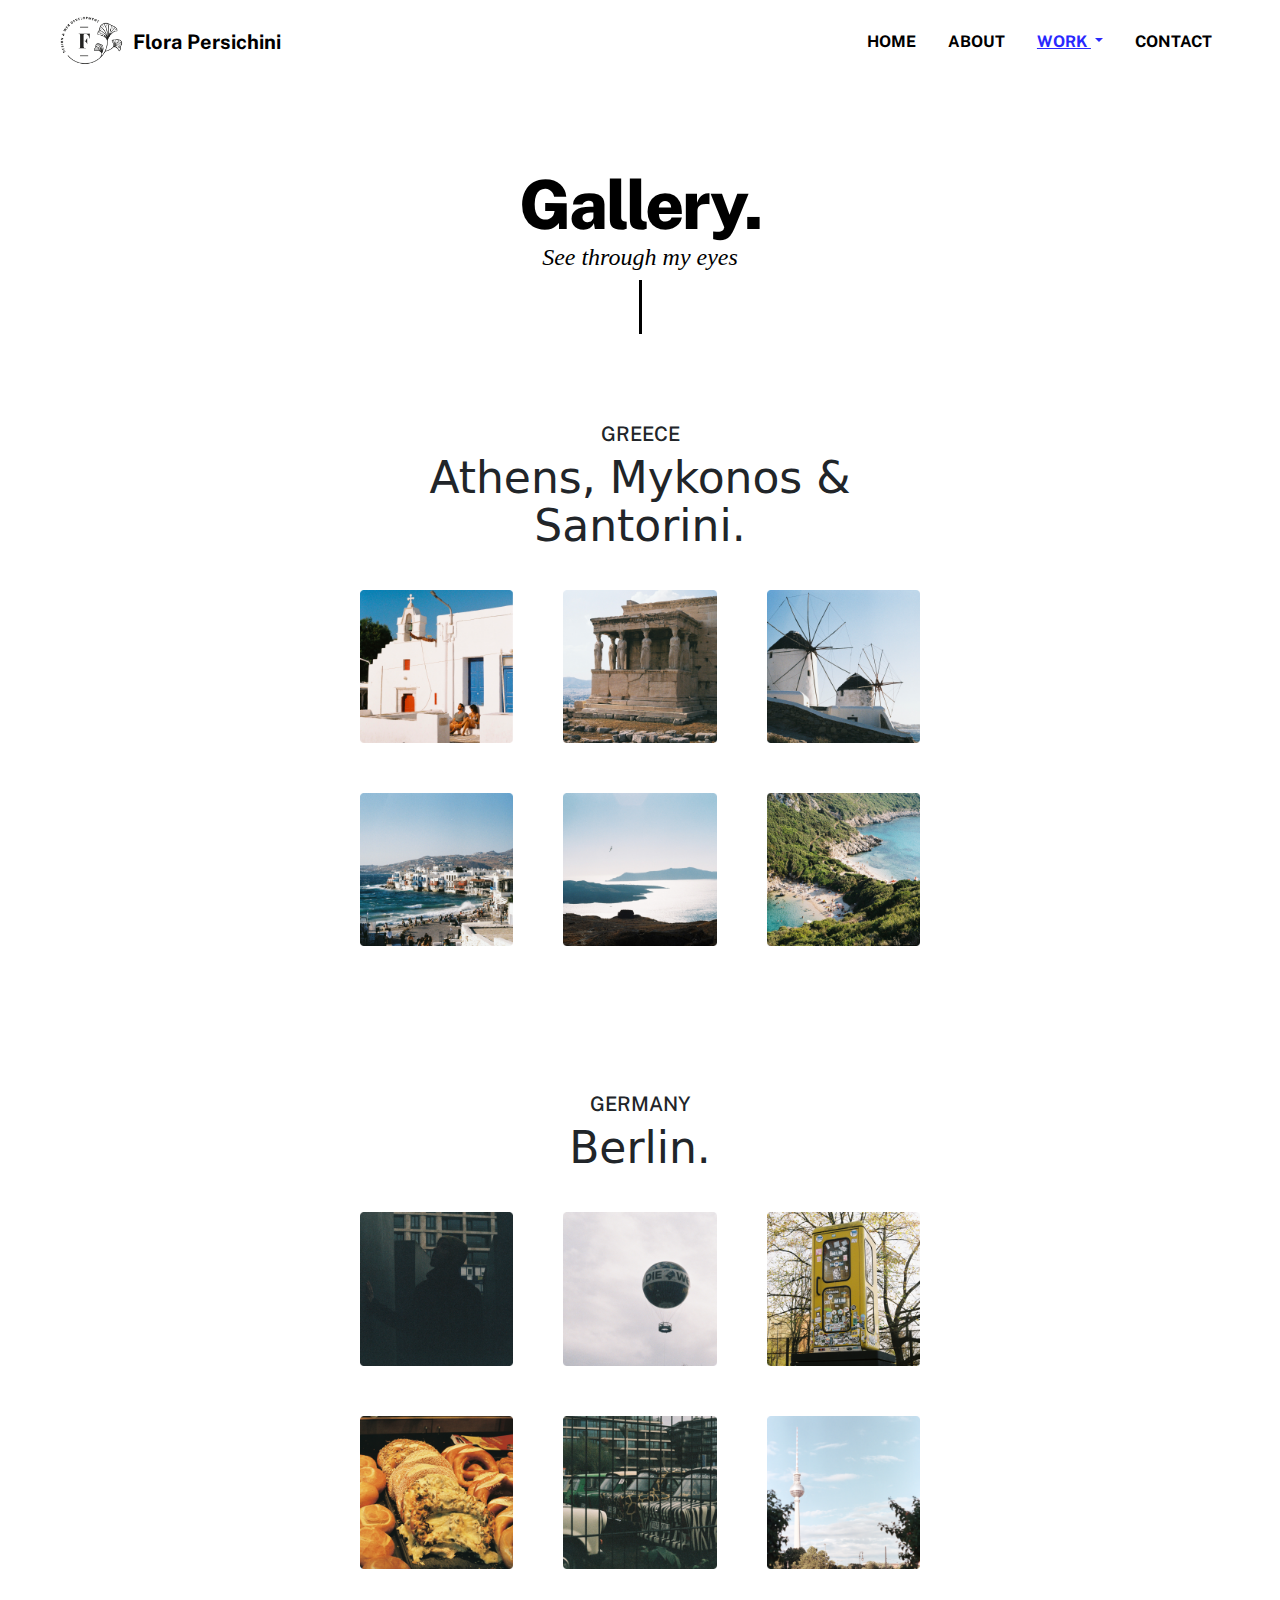
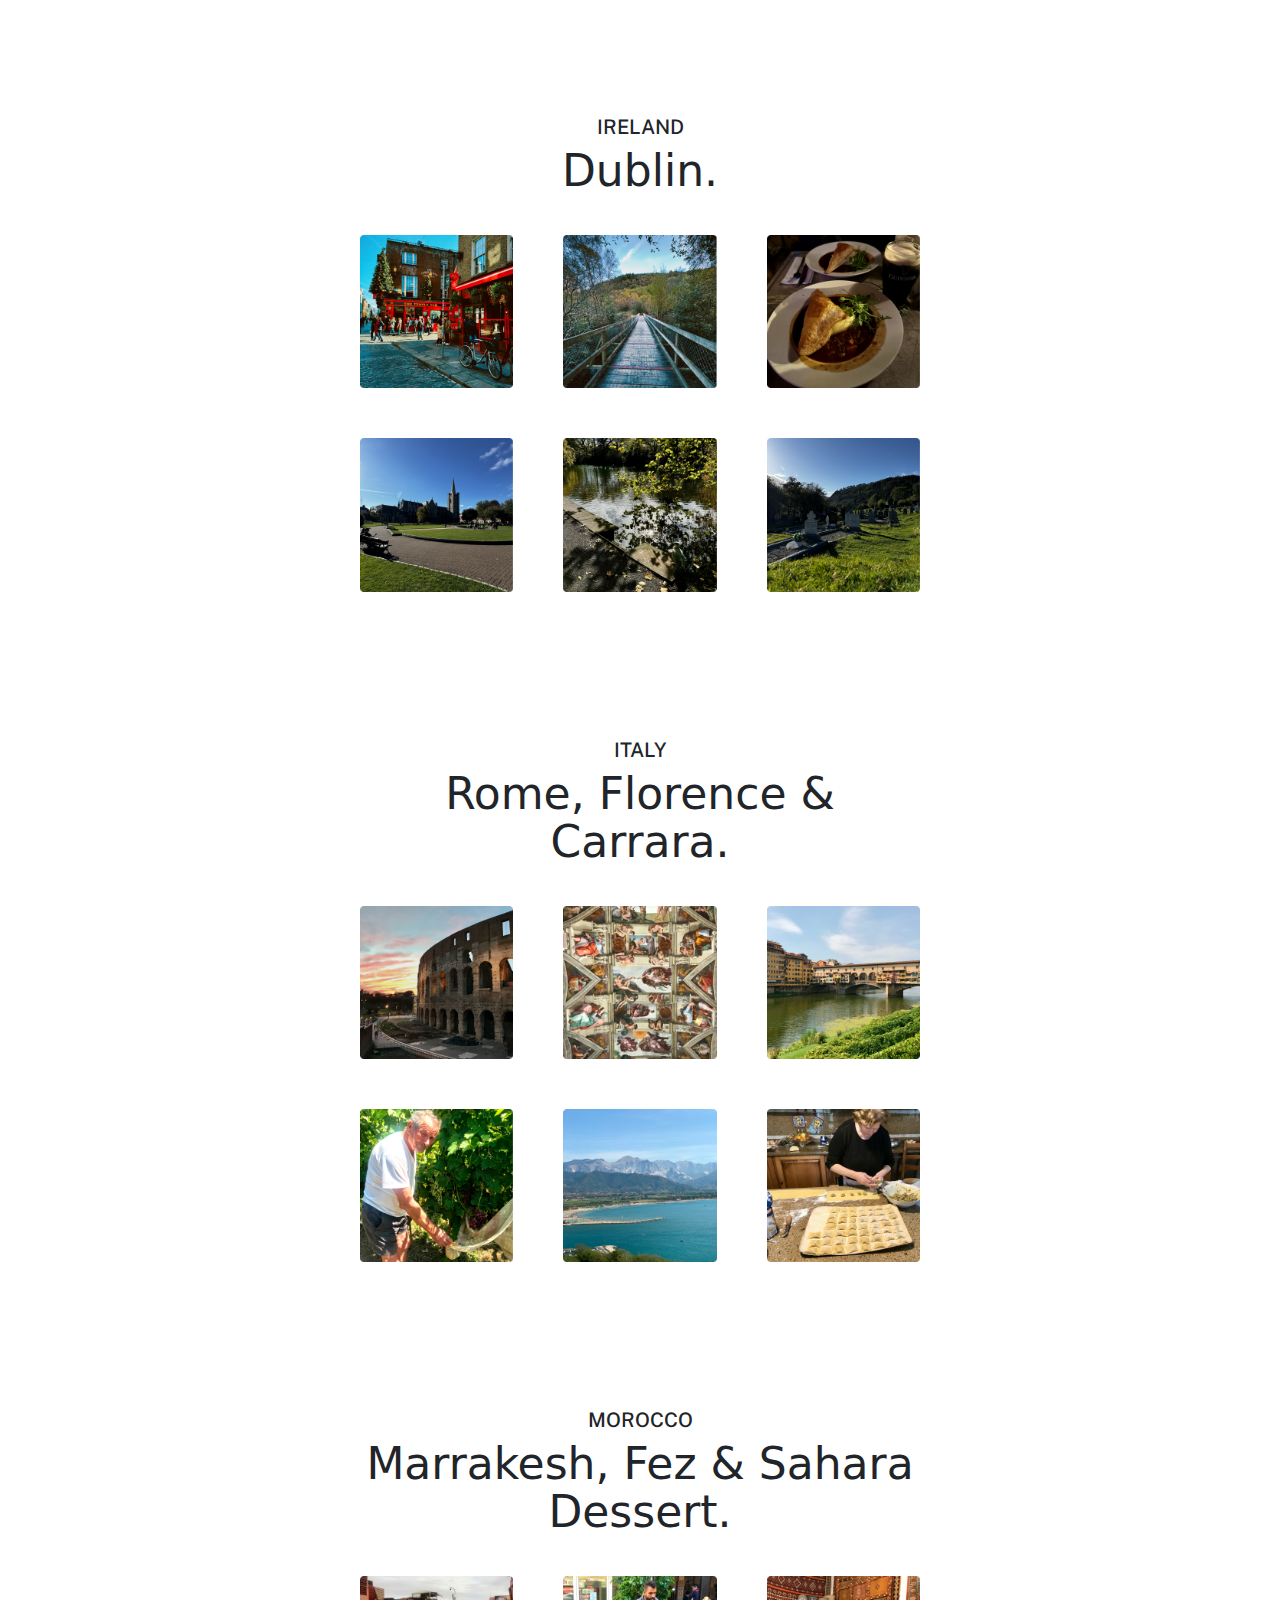
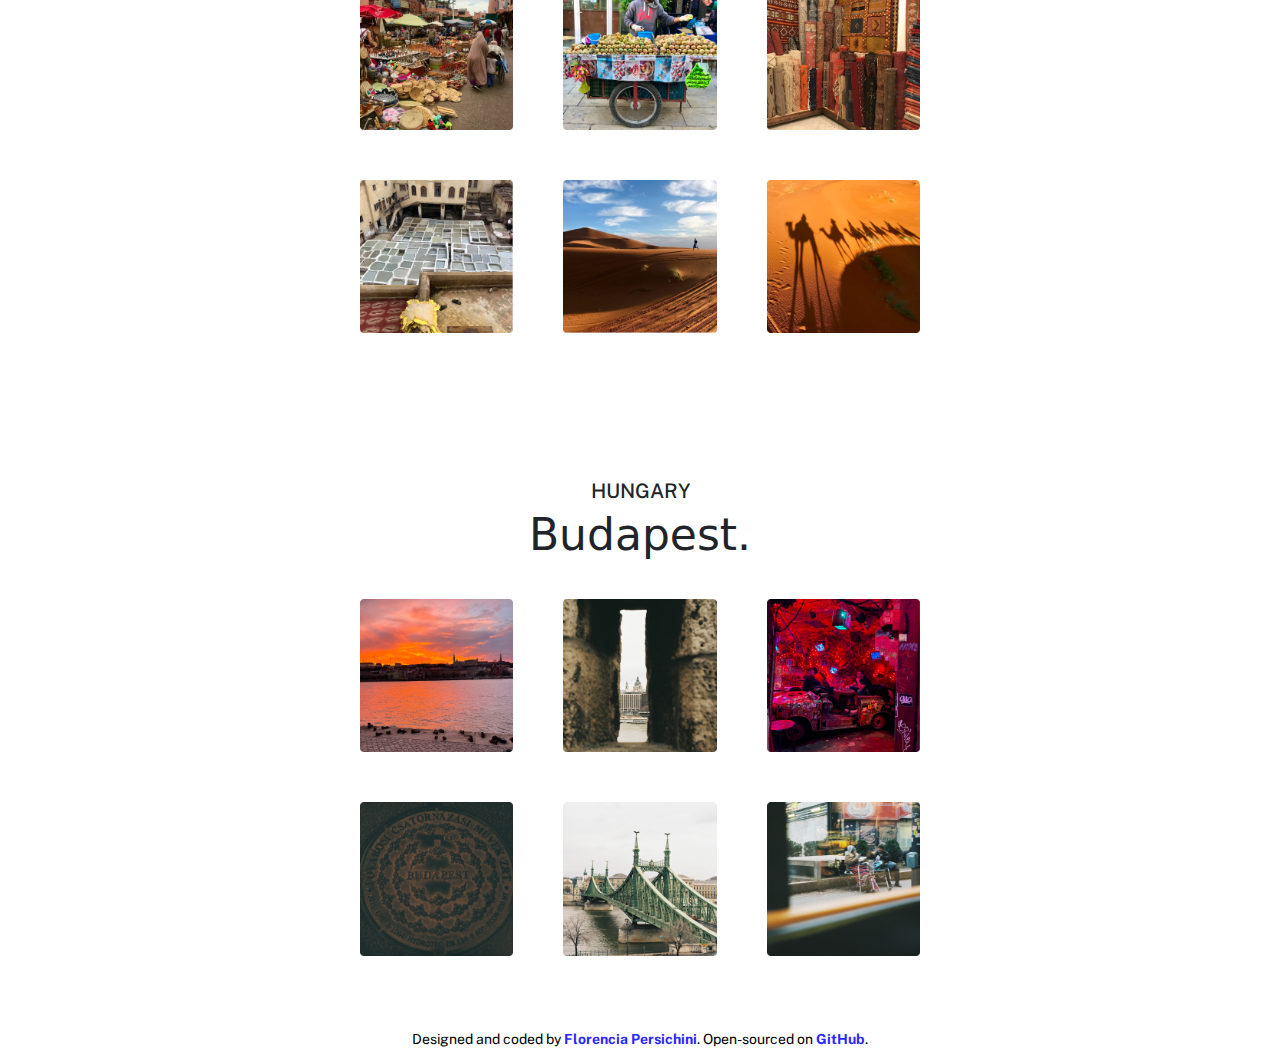
<file: gallery.html>
<!DOCTYPE html>
<html lang="en">
  <head>
    <meta charset="UTF-8" />
    <meta name="viewport" content="width=device-width, initial-scale=1.0" />

    <link
      href="https://cdn.jsdelivr.net/npm/bootstrap@5.3.3/dist/css/bootstrap.min.css"
      rel="stylesheet"
      integrity="sha384-QWTKZyjpPEjISv5WaRU9OFeRpok6YctnYmDr5pNlyT2bRjXh0JMhjY6hW+ALEwIH"
      crossorigin="anonymous"
    />

    <link rel="preconnect" href="https://fonts.googleapis.com" />
    <link rel="preconnect" href="https://fonts.gstatic.com" crossorigin />
    <link href="https://fonts.googleapis.com/css2?family=Public+Sans:ital,wght@0,100..900;1,100..900&display=swap" rel="stylesheet" />
    <link href="https://db.onlinewebfonts.com/c/0ec65ee35066f8dc1678fa73412ce9b8?family=Ogg+Text+TRIAL" rel="stylesheet" />
    <link href="https://db.onlinewebfonts.com/c/2596224269750e00c3ad5356299a3b9f?family=Ogg+Roman" rel="stylesheet" />
    <link rel="stylesheet" href="css/style.css" />

    <script
      src="https://cdn.jsdelivr.net/npm/bootstrap@5.3.3/dist/js/bootstrap.bundle.min.js"
      integrity="sha384-YvpcrYf0tY3lHB60NNkmXc5s9fDVZLESaAA55NDzOxhy9GkcIdslK1eN7N6jIeHz"
      crossorigin="anonymous"
    ></script>

    <link rel="icon" type="image/jpg" href="/images/favicon.png" />

    <title>Gallery - Florencia Persichini - Graphic & UX/UI Designer · Front-end Developer</title>
    <meta
      name="description"
      content="Capturing moments, emotions, and stories through the lens—my photography blends creativity with authenticity to create timeless images. From portraits to landscapes, each shot is crafted with passion and attention to detail. Let’s create something beautiful together."
    />
  </head>
  <body>
    <nav class="navbar navbar-expand-lg navbar-light bg-white fixed-top fw-bold sans-serif-font pt-3">
      <div class="container-fluid">
        <a href="/"> <img src="images/flora logo-01.png" alt="flora-logo" class="flora-logo ms-3 ms-md-5" title="Home" /> </a>
        <a class="navbar-brand d-none d-md-block ms-2" href="/" title="Home"> Flora Persichini</a>
        <button
          class="navbar-toggler me-3"
          type="button"
          data-bs-toggle="collapse"
          data-bs-target="#navbarNavDropdown"
          aria-controls="navbarNavDropdown"
          aria-expanded="false"
          aria-label="Toggle navigation"
        >
          <span class="navbar-toggler-icon"></span>
        </button>
        <div class="collapse navbar-collapse" id="navbarNavDropdown">
          <ul class="navbar-nav ms-5 ms-auto">
            <li class="nav-item me-3">
              <a class="nav-link" aria-current="page" href="/" title="Home">HOME</a>
            </li>
            <li class="nav-item me-3">
              <a class="nav-link" href="/about.html" title="About me">ABOUT</a>
            </li>
            <li class="nav-item dropdown me-3">
              <a
                class="nav-link dropdown-toggle active text-decoration-underline"
                id="navbarDropdownMenuLink"
                role="button"
                data-bs-toggle="dropdown"
                aria-expanded="false"
                title="My work"
              >
                WORK
              </a>
              <ul class="dropdown-menu" aria-labelledby="navbarDropdownMenuLink">
                <li><a class="dropdown-item" href="/developer-work.html" title="Developer work">Developer</a></li>
                <li>
                  <a class="dropdown-item" href="https://www.behance.net/gallery/151878477/RESCAPPET" target="_blank" title="UX UI designer work"
                    >UX/UI designer</a
                  >
                </li>
                <li>
                  <a class="dropdown-item fw-bold" href="/photography-work.html" title="Photography">Photography</a>
                </li>
                <li><a class="dropdown-item" href="https://github.com/florencia-persichini" target="_blank" title="GitHub">GitHub</a></li>
                <li>
                  <a
                    class="dropdown-item"
                    href="https://s3.amazonaws.com/shecodesio-production/uploads/files/000/161/362/original/CV_Florencia_Maria_Persichini.jpg?1742943451"
                    title="CV"
                    >CV</a
                  >
                </li>
              </ul>
            </li>
            <li class="nav-item me-5">
              <a class="nav-link" href="/contact.html" title="Contact me">CONTACT</a>
            </li>
          </ul>
        </div>
      </div>
    </nav>
    <header class="h1-heading-margin-top">
      <h1 class="sans-serif-font text-center">Gallery.</h1>
      <h2 class="serif-font text-center">See through my eyes</h2>
      <div class="line-1"></div>
    </header>

    <main class="gallery-header">
      <section class="country" id="greece">
        <h4 class="sans-serif-font text-center">GREECE</h4>
        <h3 class="text-center">Athens, Mykonos & Santorini.</h3>

        <div class="grid maps-grid country-grid">
          <div class="photo">
            <img src="/images/greece1.png" alt="" />
          </div>
          <div class="photo">
            <img src="/images/greece2.png" alt="" />
          </div>
          <div class="photo">
            <img src="/images/greece3.png" alt="" />
          </div>
          <div class="photo">
            <img src="/images/greece4.png" alt="" />
          </div>
          <div class="photo">
            <img src="/images/greece5.png" alt="" />
          </div>
          <div class="photo">
            <img src="/images/greece6.png" alt="" />
          </div>
        </div>
      </section>

      <section class="country" id="germany">
        <h4 class="sans-serif-font text-center">GERMANY</h4>
        <h3 class="text-center">Berlin.</h3>

        <div class="grid maps-grid country-grid">
          <div class="photo">
            <img src="/images/germany1.png" alt="" />
          </div>
          <div class="photo">
            <img src="/images/germany2.png" alt="" />
          </div>
          <div class="photo">
            <img src="images/germany3.png" alt="" />
          </div>
          <div class="photo">
            <img src="/images/germany4.png" alt="" />
          </div>
          <div class="photo">
            <img src="/images/germany5.png" alt="" />
          </div>
          <div class="photo">
            <img src="/images/germany6.png" alt="" />
          </div>
        </div>
      </section>

      <section class="country" id="ireland">
        <h4 class="sans-serif-font text-center">IRELAND</h4>
        <h3 class="text-center">Dublin.</h3>

        <div class="grid maps-grid country-grid">
          <div class="photo">
            <img src="/images/ireland1.png" alt="" />
          </div>
          <div class="photo">
            <img src="/images/ireland2.png" alt="" />
          </div>
          <div class="photo">
            <img src="images/ireland3.png" alt="" />
          </div>
          <div class="photo">
            <img src="/images/ireland4.png" alt="" />
          </div>
          <div class="photo">
            <img src="/images/ireland5.png" alt="" />
          </div>
          <div class="photo">
            <img src="/images/ireland6.png" alt="" />
          </div>
        </div>
      </section>

      <section class="country" id="italy">
        <h4 class="sans-serif-font text-center">ITALY</h4>
        <h3 class="text-center">Rome, Florence & Carrara.</h3>

        <div class="grid maps-grid country-grid">
          <div class="photo">
            <img src="/images/italy1.png" alt="" />
          </div>
          <div class="photo">
            <img src="/images/italy2.png" alt="" />
          </div>
          <div class="photo">
            <img src="images/italy3.png" alt="" />
          </div>
          <div class="photo">
            <img src="/images/italy4.png" alt="" />
          </div>
          <div class="photo">
            <img src="/images/italy5.png" alt="" />
          </div>
          <div class="photo">
            <img src="/images/italy6.png" alt="" />
          </div>
        </div>
      </section>

      <section class="country" id="morocco">
        <h4 class="sans-serif-font text-center">MOROCCO</h4>
        <h3 class="text-center">Marrakesh, Fez & Sahara Dessert.</h3>

        <div class="grid maps-grid country-grid">
          <div class="photo">
            <img src="/images/morocco1.png" alt="" />
          </div>
          <div class="photo">
            <img src="/images/morocco2.png" alt="" />
          </div>
          <div class="photo">
            <img src="images/morocco3.png" alt="" />
          </div>
          <div class="photo">
            <img src="/images/morocco4.png" alt="" />
          </div>
          <div class="photo">
            <img src="/images/morocco5.png" alt="" />
          </div>
          <div class="photo">
            <img src="/images/morocco6.png" alt="" />
          </div>
        </div>
      </section>

      <section class="country" id="hungary">
        <h4 class="sans-serif-font text-center">HUNGARY</h4>
        <h3 class="text-center">Budapest.</h3>

        <div class="grid maps-grid country-grid">
          <div class="photo">
            <img src="/images/hungary1.png" alt="" />
          </div>
          <div class="photo">
            <img src="/images/hungary2.png" alt="" />
          </div>
          <div class="photo">
            <img src="images/hungary3.png" alt="" />
          </div>
          <div class="photo">
            <img src="/images/hungary4.png" alt="" />
          </div>
          <div class="photo">
            <img src="/images/hungary5.png" alt="" />
          </div>
          <div class="photo">
            <img src="/images/hungary6.png" alt="" />
          </div>
        </div>
      </section>
    </main>
    <footer class="footer sans-serif-font">
      Designed and coded by
      <a href="https://github.com/florencia-persichini" target="_blank" title="Go to GitHub Profile">Florencia Persichini</a>. Open-sourced on
      <a href="https://github.com/florencia-persichini/photography-gallery-project.git" target="_blank" title="Go to project on GitHub"> GitHub</a>.
    </footer>
  </body>
</html>
</file>
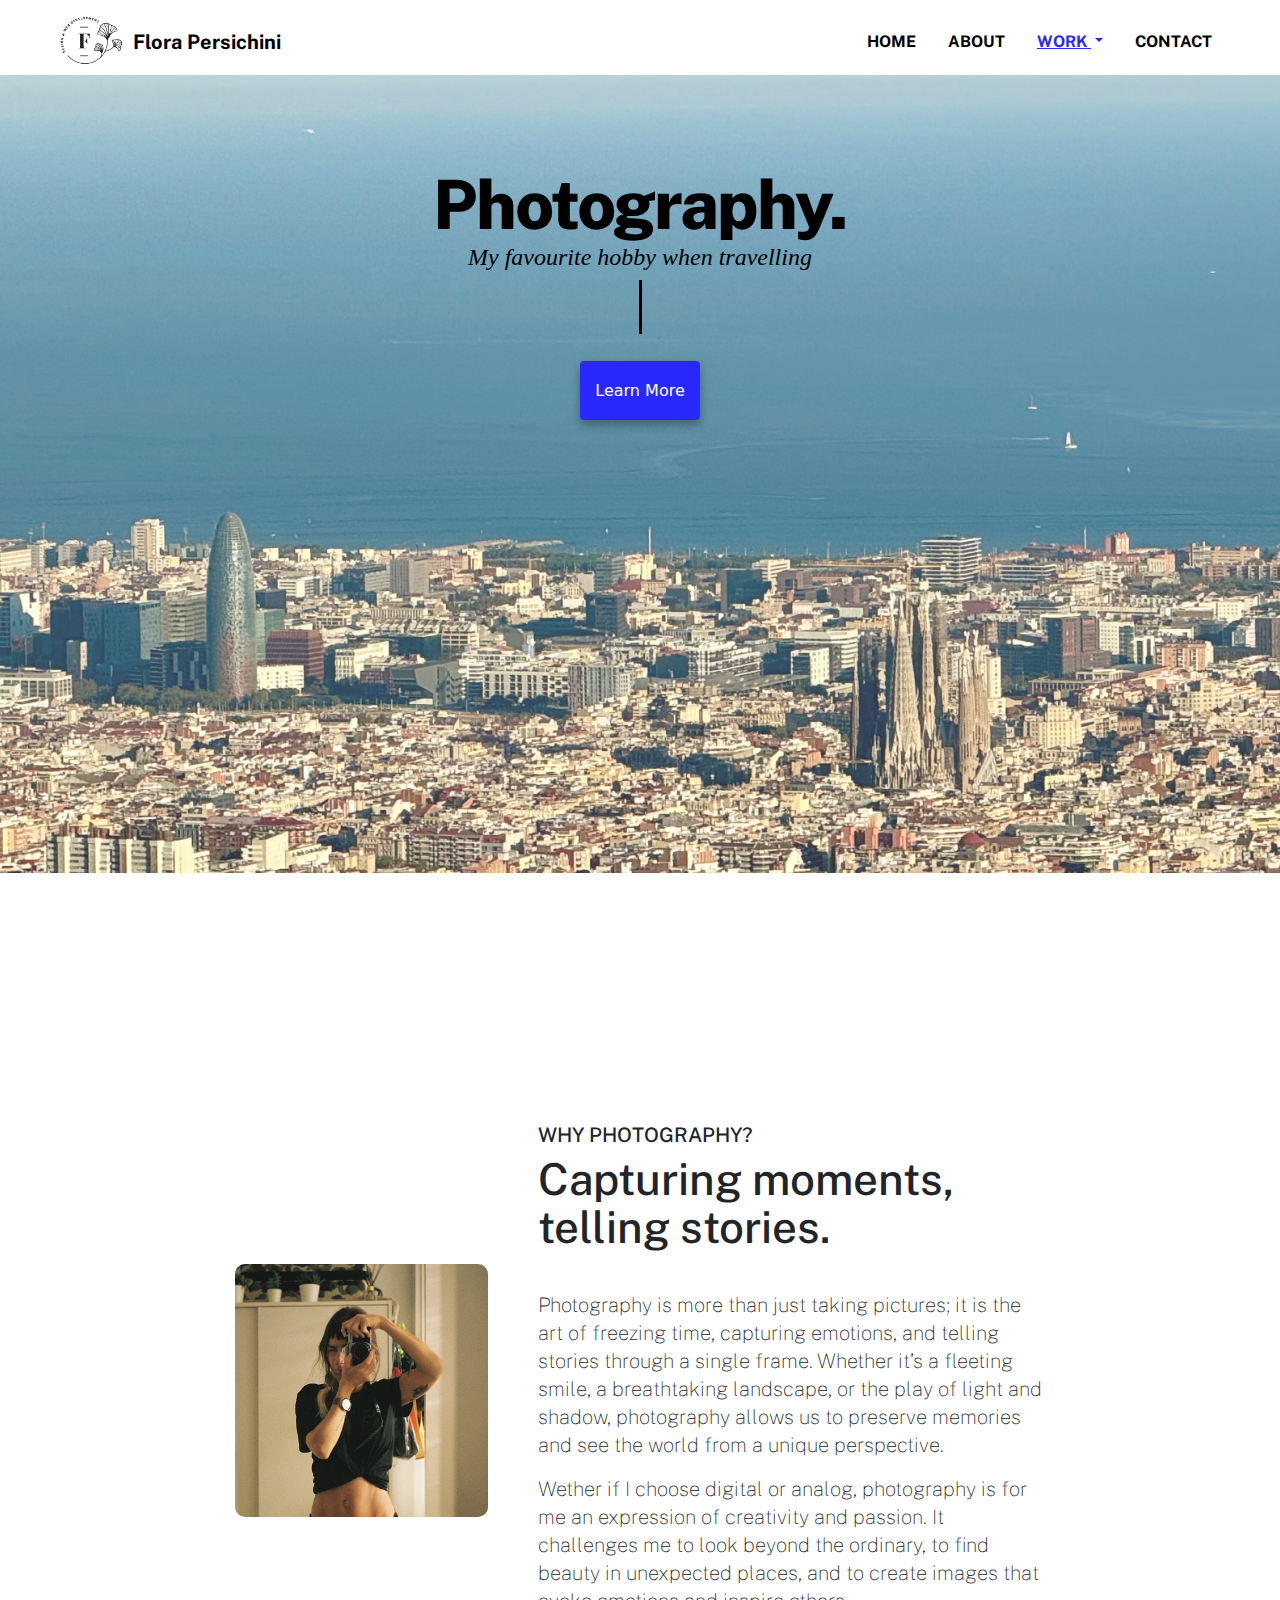
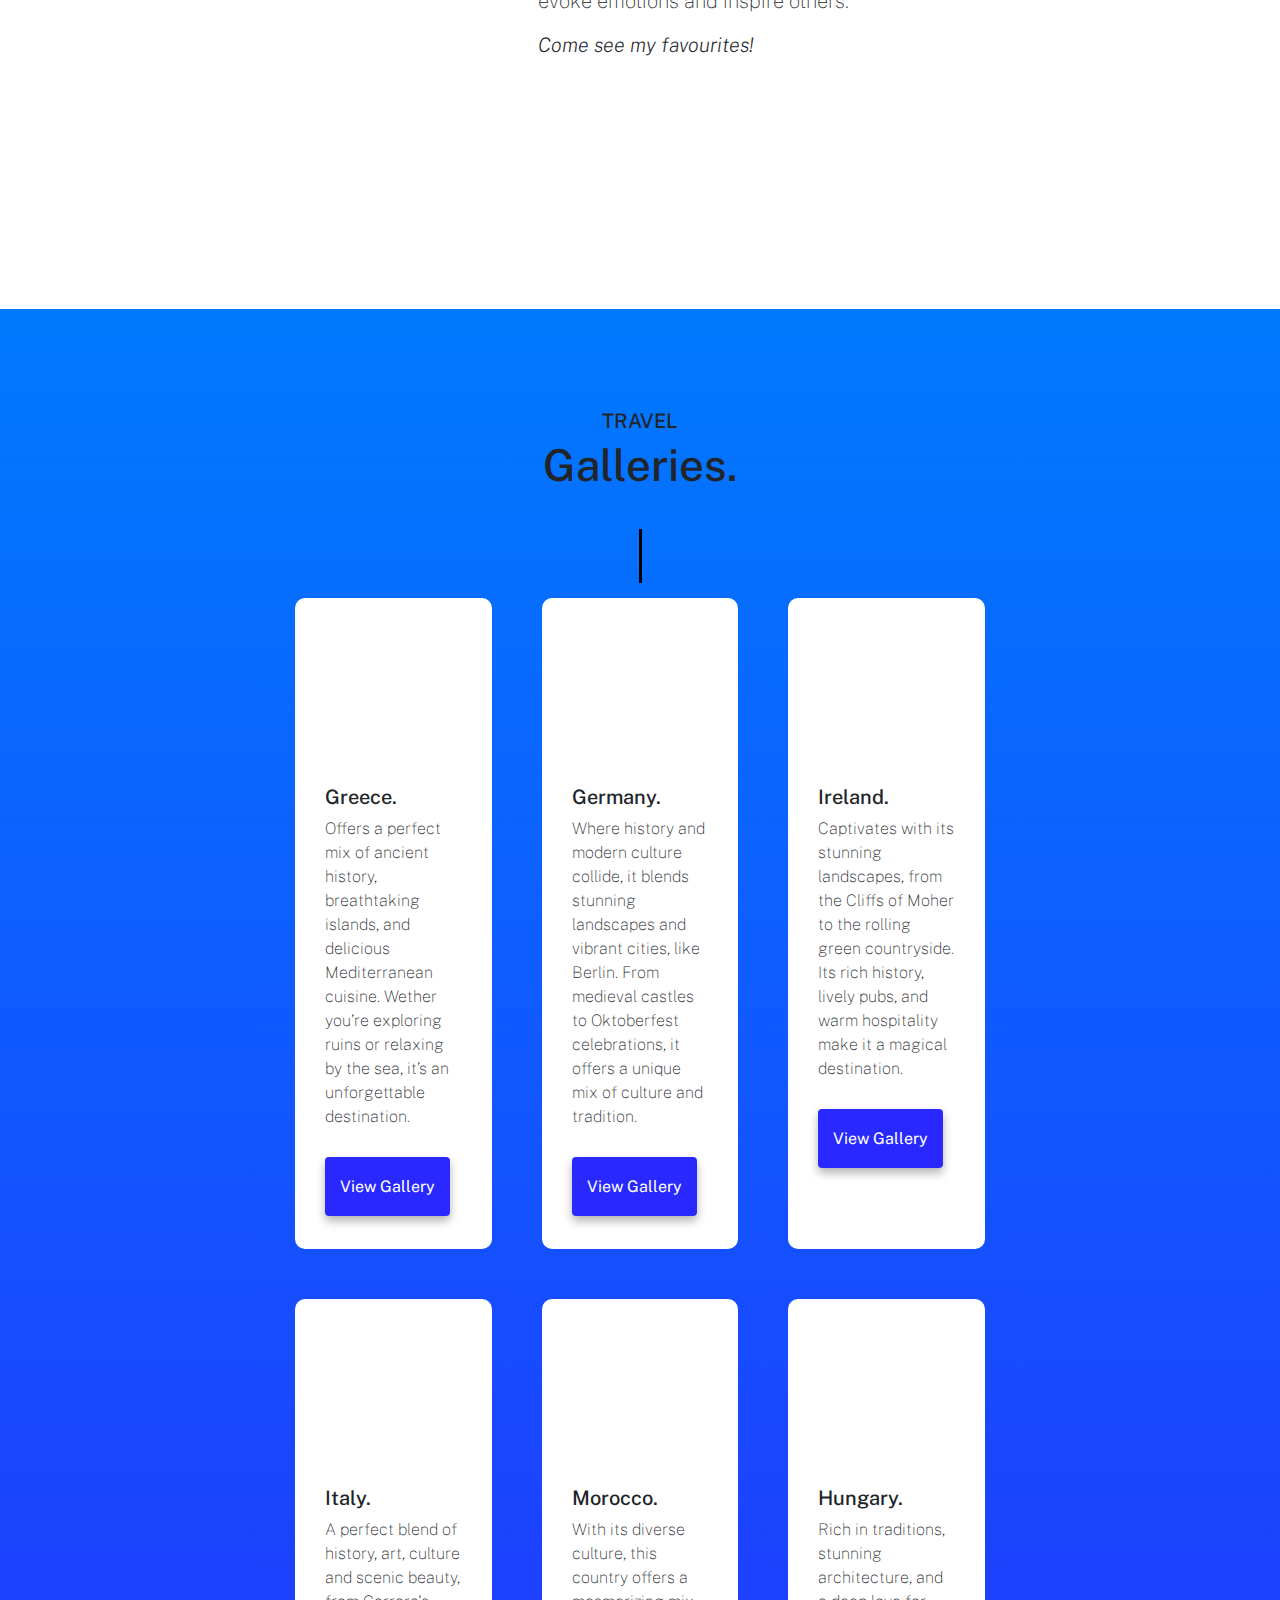
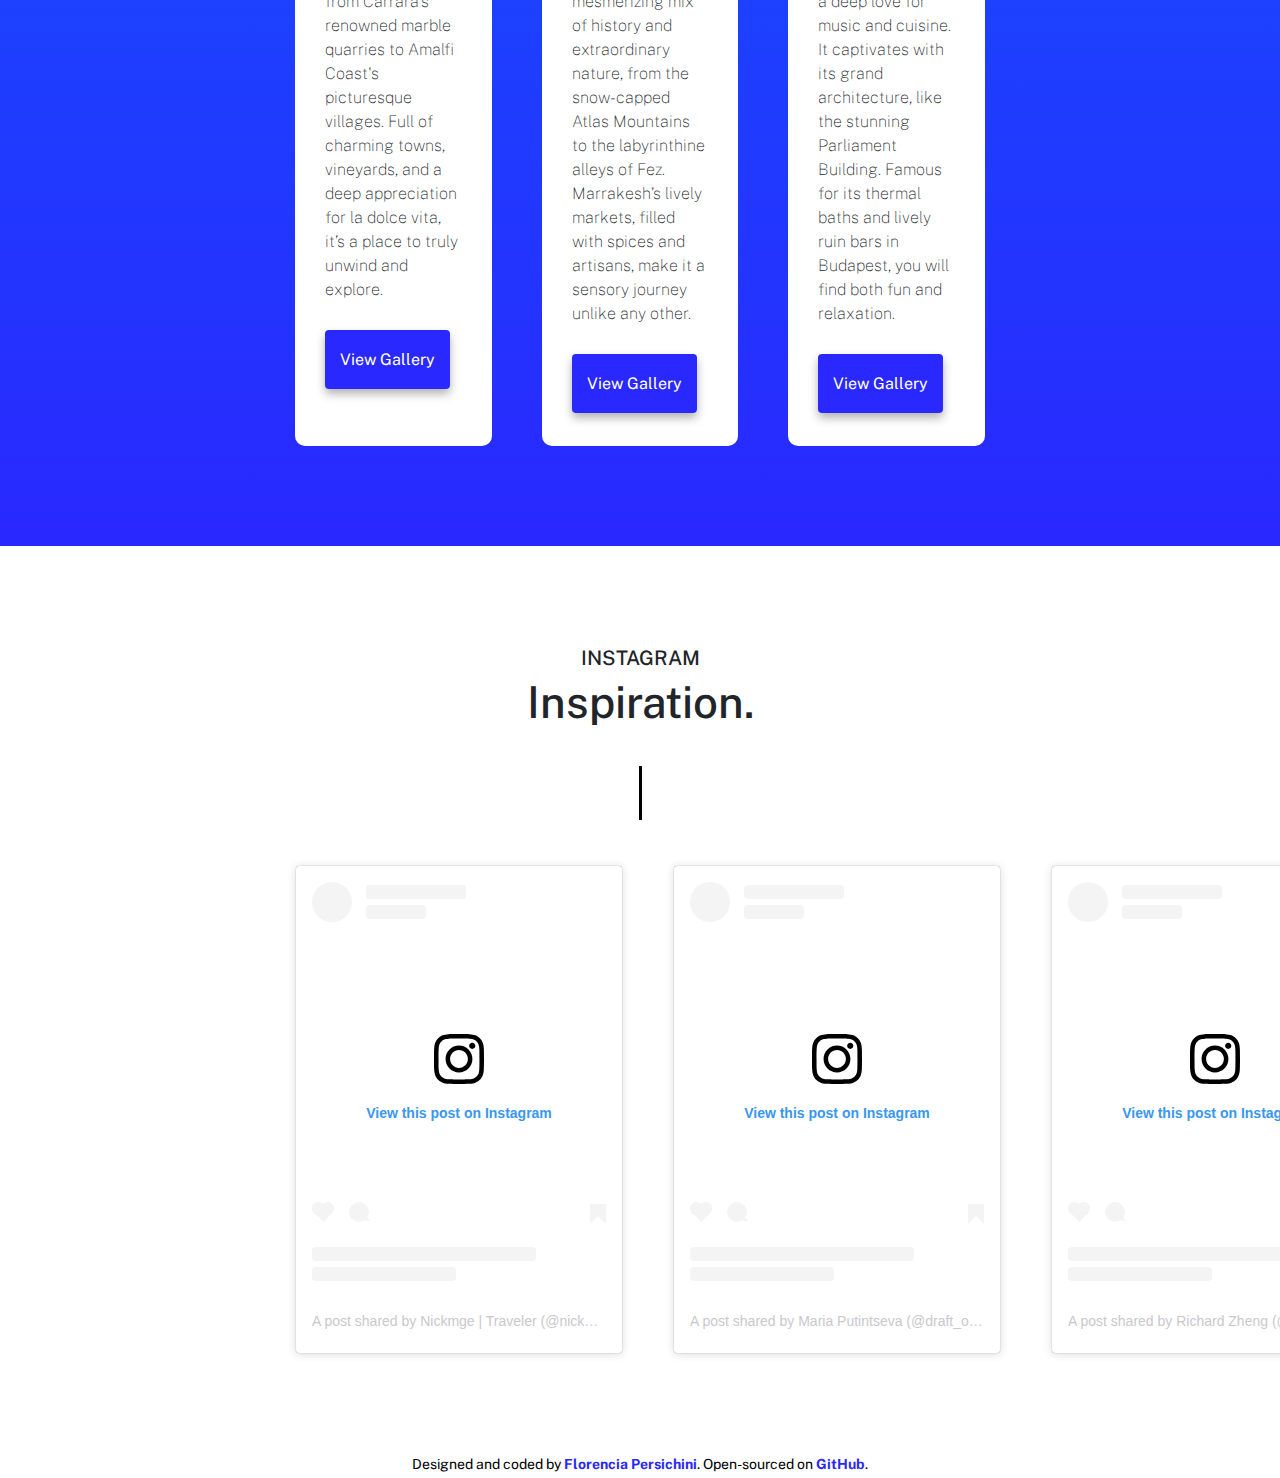
<file: photography-work.html>
<!DOCTYPE html>
<html lang="en">
  <head>
    <meta charset="UTF-8" />
    <meta name="viewport" content="width=device-width, initial-scale=1.0" />

    <link
      href="https://cdn.jsdelivr.net/npm/bootstrap@5.3.3/dist/css/bootstrap.min.css"
      rel="stylesheet"
      integrity="sha384-QWTKZyjpPEjISv5WaRU9OFeRpok6YctnYmDr5pNlyT2bRjXh0JMhjY6hW+ALEwIH"
      crossorigin="anonymous"
    />

    <link rel="preconnect" href="https://fonts.googleapis.com" />
    <link rel="preconnect" href="https://fonts.gstatic.com" crossorigin />
    <link href="https://fonts.googleapis.com/css2?family=Public+Sans:ital,wght@0,100..900;1,100..900&display=swap" rel="stylesheet" />
    <link href="https://db.onlinewebfonts.com/c/0ec65ee35066f8dc1678fa73412ce9b8?family=Ogg+Text+TRIAL" rel="stylesheet" />
    <link href="https://db.onlinewebfonts.com/c/2596224269750e00c3ad5356299a3b9f?family=Ogg+Roman" rel="stylesheet" />
    <link rel="stylesheet" href="css/style.css" />

    <script
      src="https://cdn.jsdelivr.net/npm/bootstrap@5.3.3/dist/js/bootstrap.bundle.min.js"
      integrity="sha384-YvpcrYf0tY3lHB60NNkmXc5s9fDVZLESaAA55NDzOxhy9GkcIdslK1eN7N6jIeHz"
      crossorigin="anonymous"
    ></script>

    <link rel="icon" type="image/jpg" href="/images/favicon.png" />

    <title>Photography - Florencia Persichini - Graphic & UX/UI Designer · Front-end Developer</title>
    <meta
      name="description"
      content="Capturing moments, emotions, and stories through the lens—my photography blends creativity with authenticity to create timeless images. From portraits to landscapes, each shot is crafted with passion and attention to detail. Let’s create something beautiful together."
    />
  </head>
  <body>
    <nav class="navbar navbar-expand-lg navbar-light bg-white fixed-top fw-bold sans-serif-font pt-3">
      <div class="container-fluid">
        <a href="/"> <img src="images/flora logo-01.png" alt="flora-logo" class="flora-logo ms-3 ms-md-5" title="Home" /> </a>
        <a class="navbar-brand d-none d-md-block ms-2" href="/" title="Home"> Flora Persichini</a>
        <button
          class="navbar-toggler me-3"
          type="button"
          data-bs-toggle="collapse"
          data-bs-target="#navbarNavDropdown"
          aria-controls="navbarNavDropdown"
          aria-expanded="false"
          aria-label="Toggle navigation"
        >
          <span class="navbar-toggler-icon"></span>
        </button>
        <div class="collapse navbar-collapse" id="navbarNavDropdown">
          <ul class="navbar-nav ms-5 ms-auto">
            <li class="nav-item me-3">
              <a class="nav-link" aria-current="page" href="/" title="Home">HOME</a>
            </li>
            <li class="nav-item me-3">
              <a class="nav-link" href="/about.html" title="About me">ABOUT</a>
            </li>
            <li class="nav-item dropdown me-3">
              <a
                class="nav-link dropdown-toggle active text-decoration-underline"
                id="navbarDropdownMenuLink"
                role="button"
                data-bs-toggle="dropdown"
                aria-expanded="false"
                title="My work"
              >
                WORK
              </a>
              <ul class="dropdown-menu" aria-labelledby="navbarDropdownMenuLink">
                <li><a class="dropdown-item" href="/developer-work.html" title="Developer work">Developer</a></li>
                <li>
                  <a class="dropdown-item" href="https://www.behance.net/gallery/151878477/RESCAPPET" target="_blank" title="UX UI designer work"
                    >UX/UI designer</a
                  >
                </li>
                <li>
                  <a class="dropdown-item fw-bold" href="/photography-work.html" title="Photography">Photography</a>
                </li>
                <li><a class="dropdown-item" href="https://github.com/florencia-persichini" target="_blank" title="GitHub">GitHub</a></li>
                <li>
                  <a
                    class="dropdown-item"
                    href="https://s3.amazonaws.com/shecodesio-production/uploads/files/000/161/362/original/CV_Florencia_Maria_Persichini.jpg?1742943451"
                    title="CV"
                    >CV</a
                  >
                </li>
              </ul>
            </li>
            <li class="nav-item me-5">
              <a class="nav-link" href="/contact.html" title="Contact me">CONTACT</a>
            </li>
          </ul>
        </div>
      </div>
    </nav>
    <header class="photography-work-bg">
      <h1 class="sans-serif-font h1-heading-margin-top">Photography.</h1>
      <h2 class="serif-font">My favourite hobby when travelling</h2>
      <div class="line-3"></div>
      <a href="#why-photography" class="primary-buttons" title="Why Photography?">Learn More</a>
    </header>
    <main>
      <section class="grid why-photography" id="why-photography">
        <div class="why-photography-picture">
          <img src="/images/selfportrait.jpg" alt="Selfportrait" />
        </div>
        <div class="why-photography-text">
          <h4 class="sans-serif-font">WHY PHOTOGRAPHY?</h4>
          <h3 class="sans-serif-font">Capturing moments, telling stories.</h3>
          <p>
            Photography is more than just taking pictures; it is the art of freezing time, capturing emotions, and telling stories through a single
            frame. Whether it’s a fleeting smile, a breathtaking landscape, or the play of light and shadow, photography allows us to preserve
            memories and see the world from a unique perspective.
          </p>
          <p>
            Wether if I choose digital or analog, photography is for me an expression of creativity and passion. It challenges me to look beyond the
            ordinary, to find beauty in unexpected places, and to create images that evoke emotions and inspire others.
          </p>
          <p><strong>Come see my favourites!</strong></p>
        </div>
      </section>

      <section class="travel-galleries">
        <h4 class="sans-serif-font text-center">TRAVEL</h4>
        <h3 class="sans-serif-font text-center">Galleries.</h3>
        <div class="line-1"></div>

        <div class="grid maps-grid sans-serif-font">
          <div class="places">
            <iframe
              src="https://www.google.com/maps/embed?pb=!1m18!1m12!1m3!1d6435734.361575954!2d19.038226823335368!3d38.036636606855744!2m3!1f0!2f0!3f0!3m2!1i1024!2i768!4f13.1!3m3!1m2!1s0x135b4ac711716c63%3A0x363a1775dc9a2d1d!2sGreece!5e0!3m2!1sen!2ses!4v1743545282008!5m2!1sen!2ses"
              style="border: 0"
              allowfullscreen=""
              loading="lazy"
              referrerpolicy="no-referrer-when-downgrade"
            ></iframe>
            <div class="places-text">
              <h4>Greece.</h4>
              <p>
                Offers a perfect mix of ancient history, breathtaking islands, and delicious Mediterranean cuisine. Wether you’re exploring ruins or
                relaxing by the sea, it’s an unforgettable destination.
              </p>
            </div>
            <div class="places-footer">
              <a href="/gallery.html#greece" class="primary-buttons" title="Visit Gallery">View Gallery</a>
            </div>
          </div>

          <div class="places">
            <iframe
              src="https://www.google.com/maps/embed?pb=!1m18!1m12!1m3!1d5135257.727145793!2d5.164485007111219!3d51.063241488734484!2m3!1f0!2f0!3f0!3m2!1i1024!2i768!4f13.1!3m3!1m2!1s0x479a721ec2b1be6b%3A0x75e85d6b8e91e55b!2sGermany!5e0!3m2!1sen!2ses!4v1743548218342!5m2!1sen!2ses"
              style="border: 0"
              allowfullscreen=""
              loading="lazy"
              referrerpolicy="no-referrer-when-downgrade"
            ></iframe>
            <div class="places-text">
              <h4>Germany.</h4>
              <p>
                Where history and modern culture collide, it blends stunning landscapes and vibrant cities, like Berlin. From medieval castles to
                Oktoberfest celebrations, it offers a unique mix of culture and tradition.
              </p>
            </div>
            <div class="places-footer">
              <a href="/gallery.html#germany" class="primary-buttons" title="Visit Gallery">View Gallery</a>
            </div>
          </div>

          <div class="places">
            <iframe
              src="https://www.google.com/maps/embed?pb=!1m18!1m12!1m3!1d2438355.422706179!2d-10.743306004658455!3d53.357459752734286!2m3!1f0!2f0!3f0!3m2!1i1024!2i768!4f13.1!3m3!1m2!1s0x485e619e5d73698f%3A0xca9b39444d6ac68d!2sIreland!5e0!3m2!1sen!2ses!4v1743548289008!5m2!1sen!2ses"
              style="border: 0"
              allowfullscreen=""
              loading="lazy"
              referrerpolicy="no-referrer-when-downgrade"
            ></iframe>
            <div class="places-text">
              <h4>Ireland.</h4>
              <p>
                Captivates with its stunning landscapes, from the Cliffs of Moher to the rolling green countryside. Its rich history, lively pubs, and
                warm hospitality make it a magical destination.
              </p>
            </div>
            <div class="places-footer">
              <a href="/gallery.html#ireland" class="primary-buttons" title="Visit Gallery">View Gallery</a>
            </div>
          </div>

          <div class="places">
            <iframe
              src="https://www.google.com/maps/embed?pb=!1m18!1m12!1m3!1d6179778.851084479!2d2.6752322418413508!3d40.86155560383784!2m3!1f0!2f0!3f0!3m2!1i1024!2i768!4f13.1!3m3!1m2!1s0x12d4fe82448dd203%3A0xe22cf55c24635e6f!2sItaly!5e0!3m2!1sen!2ses!4v1743548327974!5m2!1sen!2ses"
              style="border: 0"
              allowfullscreen=""
              loading="lazy"
              referrerpolicy="no-referrer-when-downgrade"
            ></iframe>
            <div class="places-text">
              <h4>Italy.</h4>
              <p>
                A perfect blend of history, art, culture and scenic beauty, from Carrara's renowned marble quarries to Amalfi Coast's picturesque
                villages. Full of charming towns, vineyards, and a deep appreciation for la <span>dolce vita</span>, it’s a place to truly unwind and
                explore.
              </p>
            </div>
            <div class="places-footer">
              <a href="/gallery.html#italy" class="primary-buttons" title="Visit Gallery">View Gallery</a>
            </div>
          </div>

          <div class="places">
            <iframe
              src="https://www.google.com/maps/embed?pb=!1m18!1m12!1m3!1d6952077.524062463!2d-12.451301856620693!3d31.70034565230467!2m3!1f0!2f0!3f0!3m2!1i1024!2i768!4f13.1!3m3!1m2!1s0xd0b88619651c58d%3A0xd9d39381c42cffc3!2sMorocco!5e0!3m2!1sen!2ses!4v1743548358459!5m2!1sen!2ses"
              style="border: 0"
              allowfullscreen=""
              loading="lazy"
              referrerpolicy="no-referrer-when-downgrade"
            ></iframe>
            <div class="places-text">
              <h4>Morocco.</h4>
              <p>
                With its diverse culture, this country offers a mesmerizing mix of history and extraordinary nature, from the snow-capped Atlas
                Mountains to the labyrinthine alleys of Fez. Marrakesh’s lively markets, filled with spices and artisans, make it a sensory journey
                unlike any other.
              </p>
            </div>
            <div class="places-footer">
              <a href="/gallery.html#morocco" class="primary-buttons" title="Visit Gallery">View Gallery</a>
            </div>
          </div>

          <div class="places">
            <iframe
              src="https://www.google.com/maps/embed?pb=!1m18!1m12!1m3!1d2779335.308169624!2d16.860551663971385!3d47.13445271374377!2m3!1f0!2f0!3f0!3m2!1i1024!2i768!4f13.1!3m3!1m2!1s0x4741837bdf37e4c3%3A0xc4290c1e1010!2sHungary!5e0!3m2!1sen!2ses!4v1743548385858!5m2!1sen!2ses"
              style="border: 0"
              allowfullscreen=""
              loading="lazy"
              referrerpolicy="no-referrer-when-downgrade"
            ></iframe>
            <div class="places-text">
              <h4>Hungary.</h4>
              <p>
                Rich in traditions, stunning architecture, and a deep love for music and cuisine. It captivates with its grand architecture, like the
                stunning Parliament Building. Famous for its thermal baths and lively ruin bars in Budapest, you will find both fun and relaxation.
              </p>
            </div>
            <div class="places-footer">
              <a href="/gallery.html#hungary" class="primary-buttons" title="Visit Gallery">View Gallery</a>
            </div>
          </div>
        </div>
      </section>

      <section class="inspiration">
        <h4 class="sans-serif-font text-center">INSTAGRAM</h4>
        <h3 class="sans-serif-font text-center">Inspiration.</h3>
        <div class="line-3"></div>
        <div class="grid maps-grid instagram">
          <blockquote
            class="instagram-media"
            data-instgrm-permalink="https://www.instagram.com/p/DH80qzhoUUv/?utm_source=ig_embed&amp;utm_campaign=loading"
            data-instgrm-version="14"
            style="
              background: #fff;
              border: 0;
              border-radius: 3px;
              box-shadow: 0 0 1px 0 rgba(0, 0, 0, 0.5), 0 1px 10px 0 rgba(0, 0, 0, 0.15);
              margin: 1px;
              max-width: 540px;
              min-width: 326px;
              padding: 0;
              width: 99.375%;
              width: -webkit-calc(100% - 2px);
              width: calc(100% - 2px);
            "
          >
            <div style="padding: 16px">
              <a
                href="https://www.instagram.com/p/DH80qzhoUUv/?utm_source=ig_embed&amp;utm_campaign=loading"
                style="background: #ffffff; line-height: 0; padding: 0 0; text-align: center; text-decoration: none; width: 100%"
                target="_blank"
              >
                <div style="display: flex; flex-direction: row; align-items: center">
                  <div style="background-color: #f4f4f4; border-radius: 50%; flex-grow: 0; height: 40px; margin-right: 14px; width: 40px"></div>
                  <div style="display: flex; flex-direction: column; flex-grow: 1; justify-content: center">
                    <div style="background-color: #f4f4f4; border-radius: 4px; flex-grow: 0; height: 14px; margin-bottom: 6px; width: 100px"></div>
                    <div style="background-color: #f4f4f4; border-radius: 4px; flex-grow: 0; height: 14px; width: 60px"></div>
                  </div>
                </div>
                <div style="padding: 19% 0"></div>
                <div style="display: block; height: 50px; margin: 0 auto 12px; width: 50px">
                  <svg
                    width="50px"
                    height="50px"
                    viewBox="0 0 60 60"
                    version="1.1"
                    xmlns="https://www.w3.org/2000/svg"
                    xmlns:xlink="https://www.w3.org/1999/xlink"
                  >
                    <g stroke="none" stroke-width="1" fill="none" fill-rule="evenodd">
                      <g transform="translate(-511.000000, -20.000000)" fill="#000000">
                        <g>
                          <path
                            d="M556.869,30.41 C554.814,30.41 553.148,32.076 553.148,34.131 C553.148,36.186 554.814,37.852 556.869,37.852 C558.924,37.852 560.59,36.186 560.59,34.131 C560.59,32.076 558.924,30.41 556.869,30.41 M541,60.657 C535.114,60.657 530.342,55.887 530.342,50 C530.342,44.114 535.114,39.342 541,39.342 C546.887,39.342 551.658,44.114 551.658,50 C551.658,55.887 546.887,60.657 541,60.657 M541,33.886 C532.1,33.886 524.886,41.1 524.886,50 C524.886,58.899 532.1,66.113 541,66.113 C549.9,66.113 557.115,58.899 557.115,50 C557.115,41.1 549.9,33.886 541,33.886 M565.378,62.101 C565.244,65.022 564.756,66.606 564.346,67.663 C563.803,69.06 563.154,70.057 562.106,71.106 C561.058,72.155 560.06,72.803 558.662,73.347 C557.607,73.757 556.021,74.244 553.102,74.378 C549.944,74.521 548.997,74.552 541,74.552 C533.003,74.552 532.056,74.521 528.898,74.378 C525.979,74.244 524.393,73.757 523.338,73.347 C521.94,72.803 520.942,72.155 519.894,71.106 C518.846,70.057 518.197,69.06 517.654,67.663 C517.244,66.606 516.755,65.022 516.623,62.101 C516.479,58.943 516.448,57.996 516.448,50 C516.448,42.003 516.479,41.056 516.623,37.899 C516.755,34.978 517.244,33.391 517.654,32.338 C518.197,30.938 518.846,29.942 519.894,28.894 C520.942,27.846 521.94,27.196 523.338,26.654 C524.393,26.244 525.979,25.756 528.898,25.623 C532.057,25.479 533.004,25.448 541,25.448 C548.997,25.448 549.943,25.479 553.102,25.623 C556.021,25.756 557.607,26.244 558.662,26.654 C560.06,27.196 561.058,27.846 562.106,28.894 C563.154,29.942 563.803,30.938 564.346,32.338 C564.756,33.391 565.244,34.978 565.378,37.899 C565.522,41.056 565.552,42.003 565.552,50 C565.552,57.996 565.522,58.943 565.378,62.101 M570.82,37.631 C570.674,34.438 570.167,32.258 569.425,30.349 C568.659,28.377 567.633,26.702 565.965,25.035 C564.297,23.368 562.623,22.342 560.652,21.575 C558.743,20.834 556.562,20.326 553.369,20.18 C550.169,20.033 549.148,20 541,20 C532.853,20 531.831,20.033 528.631,20.18 C525.438,20.326 523.257,20.834 521.349,21.575 C519.376,22.342 517.703,23.368 516.035,25.035 C514.368,26.702 513.342,28.377 512.574,30.349 C511.834,32.258 511.326,34.438 511.181,37.631 C511.035,40.831 511,41.851 511,50 C511,58.147 511.035,59.17 511.181,62.369 C511.326,65.562 511.834,67.743 512.574,69.651 C513.342,71.625 514.368,73.296 516.035,74.965 C517.703,76.634 519.376,77.658 521.349,78.425 C523.257,79.167 525.438,79.673 528.631,79.82 C531.831,79.965 532.853,80.001 541,80.001 C549.148,80.001 550.169,79.965 553.369,79.82 C556.562,79.673 558.743,79.167 560.652,78.425 C562.623,77.658 564.297,76.634 565.965,74.965 C567.633,73.296 568.659,71.625 569.425,69.651 C570.167,67.743 570.674,65.562 570.82,62.369 C570.966,59.17 571,58.147 571,50 C571,41.851 570.966,40.831 570.82,37.631"
                          ></path>
                        </g>
                      </g>
                    </g>
                  </svg>
                </div>
                <div style="padding-top: 8px">
                  <div
                    style="color: #3897f0; font-family: Arial, sans-serif; font-size: 14px; font-style: normal; font-weight: 550; line-height: 18px"
                  >
                    View this post on Instagram
                  </div>
                </div>
                <div style="padding: 12.5% 0"></div>
                <div style="display: flex; flex-direction: row; margin-bottom: 14px; align-items: center">
                  <div>
                    <div
                      style="background-color: #f4f4f4; border-radius: 50%; height: 12.5px; width: 12.5px; transform: translateX(0px) translateY(7px)"
                    ></div>
                    <div
                      style="
                        background-color: #f4f4f4;
                        height: 12.5px;
                        transform: rotate(-45deg) translateX(3px) translateY(1px);
                        width: 12.5px;
                        flex-grow: 0;
                        margin-right: 14px;
                        margin-left: 2px;
                      "
                    ></div>
                    <div
                      style="
                        background-color: #f4f4f4;
                        border-radius: 50%;
                        height: 12.5px;
                        width: 12.5px;
                        transform: translateX(9px) translateY(-18px);
                      "
                    ></div>
                  </div>
                  <div style="margin-left: 8px">
                    <div style="background-color: #f4f4f4; border-radius: 50%; flex-grow: 0; height: 20px; width: 20px"></div>
                    <div
                      style="
                        width: 0;
                        height: 0;
                        border-top: 2px solid transparent;
                        border-left: 6px solid #f4f4f4;
                        border-bottom: 2px solid transparent;
                        transform: translateX(16px) translateY(-4px) rotate(30deg);
                      "
                    ></div>
                  </div>
                  <div style="margin-left: auto">
                    <div style="width: 0px; border-top: 8px solid #f4f4f4; border-right: 8px solid transparent; transform: translateY(16px)"></div>
                    <div style="background-color: #f4f4f4; flex-grow: 0; height: 12px; width: 16px; transform: translateY(-4px)"></div>
                    <div
                      style="
                        width: 0;
                        height: 0;
                        border-top: 8px solid #f4f4f4;
                        border-left: 8px solid transparent;
                        transform: translateY(-4px) translateX(8px);
                      "
                    ></div>
                  </div>
                </div>
                <div style="display: flex; flex-direction: column; flex-grow: 1; justify-content: center; margin-bottom: 24px">
                  <div style="background-color: #f4f4f4; border-radius: 4px; flex-grow: 0; height: 14px; margin-bottom: 6px; width: 224px"></div>
                  <div style="background-color: #f4f4f4; border-radius: 4px; flex-grow: 0; height: 14px; width: 144px"></div></div
              ></a>
              <p
                style="
                  color: #c9c8cd;
                  font-family: Arial, sans-serif;
                  font-size: 14px;
                  line-height: 17px;
                  margin-bottom: 0;
                  margin-top: 8px;
                  overflow: hidden;
                  padding: 8px 0 7px;
                  text-align: center;
                  text-overflow: ellipsis;
                  white-space: nowrap;
                "
              >
                <a
                  href="https://www.instagram.com/p/DH80qzhoUUv/?utm_source=ig_embed&amp;utm_campaign=loading"
                  style="
                    color: #c9c8cd;
                    font-family: Arial, sans-serif;
                    font-size: 14px;
                    font-style: normal;
                    font-weight: normal;
                    line-height: 17px;
                    text-decoration: none;
                  "
                  target="_blank"
                  >A post shared by Nickmge | Traveler (@nick_mge)</a
                >
              </p>
            </div>
          </blockquote>
          <script async src="//www.instagram.com/embed.js"></script>

          <blockquote
            class="instagram-media"
            data-instgrm-permalink="https://www.instagram.com/p/DHfvn9OshVp/?utm_source=ig_embed&amp;utm_campaign=loading"
            data-instgrm-version="14"
            style="
              background: #fff;
              border: 0;
              border-radius: 3px;
              box-shadow: 0 0 1px 0 rgba(0, 0, 0, 0.5), 0 1px 10px 0 rgba(0, 0, 0, 0.15);
              margin: 1px;
              max-width: 540px;
              min-width: 326px;
              padding: 0;
              width: 99.375%;
              width: -webkit-calc(100% - 2px);
              width: calc(100% - 2px);
            "
          >
            <div style="padding: 16px">
              <a
                href="https://www.instagram.com/p/DHfvn9OshVp/?utm_source=ig_embed&amp;utm_campaign=loading"
                style="background: #ffffff; line-height: 0; padding: 0 0; text-align: center; text-decoration: none; width: 100%"
                target="_blank"
              >
                <div style="display: flex; flex-direction: row; align-items: center">
                  <div style="background-color: #f4f4f4; border-radius: 50%; flex-grow: 0; height: 40px; margin-right: 14px; width: 40px"></div>
                  <div style="display: flex; flex-direction: column; flex-grow: 1; justify-content: center">
                    <div style="background-color: #f4f4f4; border-radius: 4px; flex-grow: 0; height: 14px; margin-bottom: 6px; width: 100px"></div>
                    <div style="background-color: #f4f4f4; border-radius: 4px; flex-grow: 0; height: 14px; width: 60px"></div>
                  </div>
                </div>
                <div style="padding: 19% 0"></div>
                <div style="display: block; height: 50px; margin: 0 auto 12px; width: 50px">
                  <svg
                    width="50px"
                    height="50px"
                    viewBox="0 0 60 60"
                    version="1.1"
                    xmlns="https://www.w3.org/2000/svg"
                    xmlns:xlink="https://www.w3.org/1999/xlink"
                  >
                    <g stroke="none" stroke-width="1" fill="none" fill-rule="evenodd">
                      <g transform="translate(-511.000000, -20.000000)" fill="#000000">
                        <g>
                          <path
                            d="M556.869,30.41 C554.814,30.41 553.148,32.076 553.148,34.131 C553.148,36.186 554.814,37.852 556.869,37.852 C558.924,37.852 560.59,36.186 560.59,34.131 C560.59,32.076 558.924,30.41 556.869,30.41 M541,60.657 C535.114,60.657 530.342,55.887 530.342,50 C530.342,44.114 535.114,39.342 541,39.342 C546.887,39.342 551.658,44.114 551.658,50 C551.658,55.887 546.887,60.657 541,60.657 M541,33.886 C532.1,33.886 524.886,41.1 524.886,50 C524.886,58.899 532.1,66.113 541,66.113 C549.9,66.113 557.115,58.899 557.115,50 C557.115,41.1 549.9,33.886 541,33.886 M565.378,62.101 C565.244,65.022 564.756,66.606 564.346,67.663 C563.803,69.06 563.154,70.057 562.106,71.106 C561.058,72.155 560.06,72.803 558.662,73.347 C557.607,73.757 556.021,74.244 553.102,74.378 C549.944,74.521 548.997,74.552 541,74.552 C533.003,74.552 532.056,74.521 528.898,74.378 C525.979,74.244 524.393,73.757 523.338,73.347 C521.94,72.803 520.942,72.155 519.894,71.106 C518.846,70.057 518.197,69.06 517.654,67.663 C517.244,66.606 516.755,65.022 516.623,62.101 C516.479,58.943 516.448,57.996 516.448,50 C516.448,42.003 516.479,41.056 516.623,37.899 C516.755,34.978 517.244,33.391 517.654,32.338 C518.197,30.938 518.846,29.942 519.894,28.894 C520.942,27.846 521.94,27.196 523.338,26.654 C524.393,26.244 525.979,25.756 528.898,25.623 C532.057,25.479 533.004,25.448 541,25.448 C548.997,25.448 549.943,25.479 553.102,25.623 C556.021,25.756 557.607,26.244 558.662,26.654 C560.06,27.196 561.058,27.846 562.106,28.894 C563.154,29.942 563.803,30.938 564.346,32.338 C564.756,33.391 565.244,34.978 565.378,37.899 C565.522,41.056 565.552,42.003 565.552,50 C565.552,57.996 565.522,58.943 565.378,62.101 M570.82,37.631 C570.674,34.438 570.167,32.258 569.425,30.349 C568.659,28.377 567.633,26.702 565.965,25.035 C564.297,23.368 562.623,22.342 560.652,21.575 C558.743,20.834 556.562,20.326 553.369,20.18 C550.169,20.033 549.148,20 541,20 C532.853,20 531.831,20.033 528.631,20.18 C525.438,20.326 523.257,20.834 521.349,21.575 C519.376,22.342 517.703,23.368 516.035,25.035 C514.368,26.702 513.342,28.377 512.574,30.349 C511.834,32.258 511.326,34.438 511.181,37.631 C511.035,40.831 511,41.851 511,50 C511,58.147 511.035,59.17 511.181,62.369 C511.326,65.562 511.834,67.743 512.574,69.651 C513.342,71.625 514.368,73.296 516.035,74.965 C517.703,76.634 519.376,77.658 521.349,78.425 C523.257,79.167 525.438,79.673 528.631,79.82 C531.831,79.965 532.853,80.001 541,80.001 C549.148,80.001 550.169,79.965 553.369,79.82 C556.562,79.673 558.743,79.167 560.652,78.425 C562.623,77.658 564.297,76.634 565.965,74.965 C567.633,73.296 568.659,71.625 569.425,69.651 C570.167,67.743 570.674,65.562 570.82,62.369 C570.966,59.17 571,58.147 571,50 C571,41.851 570.966,40.831 570.82,37.631"
                          ></path>
                        </g>
                      </g>
                    </g>
                  </svg>
                </div>
                <div style="padding-top: 8px">
                  <div
                    style="color: #3897f0; font-family: Arial, sans-serif; font-size: 14px; font-style: normal; font-weight: 550; line-height: 18px"
                  >
                    View this post on Instagram
                  </div>
                </div>
                <div style="padding: 12.5% 0"></div>
                <div style="display: flex; flex-direction: row; margin-bottom: 14px; align-items: center">
                  <div>
                    <div
                      style="background-color: #f4f4f4; border-radius: 50%; height: 12.5px; width: 12.5px; transform: translateX(0px) translateY(7px)"
                    ></div>
                    <div
                      style="
                        background-color: #f4f4f4;
                        height: 12.5px;
                        transform: rotate(-45deg) translateX(3px) translateY(1px);
                        width: 12.5px;
                        flex-grow: 0;
                        margin-right: 14px;
                        margin-left: 2px;
                      "
                    ></div>
                    <div
                      style="
                        background-color: #f4f4f4;
                        border-radius: 50%;
                        height: 12.5px;
                        width: 12.5px;
                        transform: translateX(9px) translateY(-18px);
                      "
                    ></div>
                  </div>
                  <div style="margin-left: 8px">
                    <div style="background-color: #f4f4f4; border-radius: 50%; flex-grow: 0; height: 20px; width: 20px"></div>
                    <div
                      style="
                        width: 0;
                        height: 0;
                        border-top: 2px solid transparent;
                        border-left: 6px solid #f4f4f4;
                        border-bottom: 2px solid transparent;
                        transform: translateX(16px) translateY(-4px) rotate(30deg);
                      "
                    ></div>
                  </div>
                  <div style="margin-left: auto">
                    <div style="width: 0px; border-top: 8px solid #f4f4f4; border-right: 8px solid transparent; transform: translateY(16px)"></div>
                    <div style="background-color: #f4f4f4; flex-grow: 0; height: 12px; width: 16px; transform: translateY(-4px)"></div>
                    <div
                      style="
                        width: 0;
                        height: 0;
                        border-top: 8px solid #f4f4f4;
                        border-left: 8px solid transparent;
                        transform: translateY(-4px) translateX(8px);
                      "
                    ></div>
                  </div>
                </div>
                <div style="display: flex; flex-direction: column; flex-grow: 1; justify-content: center; margin-bottom: 24px">
                  <div style="background-color: #f4f4f4; border-radius: 4px; flex-grow: 0; height: 14px; margin-bottom: 6px; width: 224px"></div>
                  <div style="background-color: #f4f4f4; border-radius: 4px; flex-grow: 0; height: 14px; width: 144px"></div></div
              ></a>
              <p
                style="
                  color: #c9c8cd;
                  font-family: Arial, sans-serif;
                  font-size: 14px;
                  line-height: 17px;
                  margin-bottom: 0;
                  margin-top: 8px;
                  overflow: hidden;
                  padding: 8px 0 7px;
                  text-align: center;
                  text-overflow: ellipsis;
                  white-space: nowrap;
                "
              >
                <a
                  href="https://www.instagram.com/p/DHfvn9OshVp/?utm_source=ig_embed&amp;utm_campaign=loading"
                  style="
                    color: #c9c8cd;
                    font-family: Arial, sans-serif;
                    font-size: 14px;
                    font-style: normal;
                    font-weight: normal;
                    line-height: 17px;
                    text-decoration: none;
                  "
                  target="_blank"
                  >A post shared by Maria Putintseva (@draft_of_mine)</a
                >
              </p>
            </div>
          </blockquote>

          <blockquote
            class="instagram-media"
            data-instgrm-permalink="https://www.instagram.com/p/DHASxz_xYBQ/?utm_source=ig_embed&amp;utm_campaign=loading"
            data-instgrm-version="14"
            style="
              background: #fff;
              border: 0;
              border-radius: 3px;
              box-shadow: 0 0 1px 0 rgba(0, 0, 0, 0.5), 0 1px 10px 0 rgba(0, 0, 0, 0.15);
              margin: 1px;
              max-width: 540px;
              min-width: 326px;
              padding: 0;
              width: 99.375%;
              width: -webkit-calc(100% - 2px);
              width: calc(100% - 2px);
            "
          >
            <div style="padding: 16px">
              <a
                href="https://www.instagram.com/p/DHASxz_xYBQ/?utm_source=ig_embed&amp;utm_campaign=loading"
                style="background: #ffffff; line-height: 0; padding: 0 0; text-align: center; text-decoration: none; width: 100%"
                target="_blank"
              >
                <div style="display: flex; flex-direction: row; align-items: center">
                  <div style="background-color: #f4f4f4; border-radius: 50%; flex-grow: 0; height: 40px; margin-right: 14px; width: 40px"></div>
                  <div style="display: flex; flex-direction: column; flex-grow: 1; justify-content: center">
                    <div style="background-color: #f4f4f4; border-radius: 4px; flex-grow: 0; height: 14px; margin-bottom: 6px; width: 100px"></div>
                    <div style="background-color: #f4f4f4; border-radius: 4px; flex-grow: 0; height: 14px; width: 60px"></div>
                  </div>
                </div>
                <div style="padding: 19% 0"></div>
                <div style="display: block; height: 50px; margin: 0 auto 12px; width: 50px">
                  <svg
                    width="50px"
                    height="50px"
                    viewBox="0 0 60 60"
                    version="1.1"
                    xmlns="https://www.w3.org/2000/svg"
                    xmlns:xlink="https://www.w3.org/1999/xlink"
                  >
                    <g stroke="none" stroke-width="1" fill="none" fill-rule="evenodd">
                      <g transform="translate(-511.000000, -20.000000)" fill="#000000">
                        <g>
                          <path
                            d="M556.869,30.41 C554.814,30.41 553.148,32.076 553.148,34.131 C553.148,36.186 554.814,37.852 556.869,37.852 C558.924,37.852 560.59,36.186 560.59,34.131 C560.59,32.076 558.924,30.41 556.869,30.41 M541,60.657 C535.114,60.657 530.342,55.887 530.342,50 C530.342,44.114 535.114,39.342 541,39.342 C546.887,39.342 551.658,44.114 551.658,50 C551.658,55.887 546.887,60.657 541,60.657 M541,33.886 C532.1,33.886 524.886,41.1 524.886,50 C524.886,58.899 532.1,66.113 541,66.113 C549.9,66.113 557.115,58.899 557.115,50 C557.115,41.1 549.9,33.886 541,33.886 M565.378,62.101 C565.244,65.022 564.756,66.606 564.346,67.663 C563.803,69.06 563.154,70.057 562.106,71.106 C561.058,72.155 560.06,72.803 558.662,73.347 C557.607,73.757 556.021,74.244 553.102,74.378 C549.944,74.521 548.997,74.552 541,74.552 C533.003,74.552 532.056,74.521 528.898,74.378 C525.979,74.244 524.393,73.757 523.338,73.347 C521.94,72.803 520.942,72.155 519.894,71.106 C518.846,70.057 518.197,69.06 517.654,67.663 C517.244,66.606 516.755,65.022 516.623,62.101 C516.479,58.943 516.448,57.996 516.448,50 C516.448,42.003 516.479,41.056 516.623,37.899 C516.755,34.978 517.244,33.391 517.654,32.338 C518.197,30.938 518.846,29.942 519.894,28.894 C520.942,27.846 521.94,27.196 523.338,26.654 C524.393,26.244 525.979,25.756 528.898,25.623 C532.057,25.479 533.004,25.448 541,25.448 C548.997,25.448 549.943,25.479 553.102,25.623 C556.021,25.756 557.607,26.244 558.662,26.654 C560.06,27.196 561.058,27.846 562.106,28.894 C563.154,29.942 563.803,30.938 564.346,32.338 C564.756,33.391 565.244,34.978 565.378,37.899 C565.522,41.056 565.552,42.003 565.552,50 C565.552,57.996 565.522,58.943 565.378,62.101 M570.82,37.631 C570.674,34.438 570.167,32.258 569.425,30.349 C568.659,28.377 567.633,26.702 565.965,25.035 C564.297,23.368 562.623,22.342 560.652,21.575 C558.743,20.834 556.562,20.326 553.369,20.18 C550.169,20.033 549.148,20 541,20 C532.853,20 531.831,20.033 528.631,20.18 C525.438,20.326 523.257,20.834 521.349,21.575 C519.376,22.342 517.703,23.368 516.035,25.035 C514.368,26.702 513.342,28.377 512.574,30.349 C511.834,32.258 511.326,34.438 511.181,37.631 C511.035,40.831 511,41.851 511,50 C511,58.147 511.035,59.17 511.181,62.369 C511.326,65.562 511.834,67.743 512.574,69.651 C513.342,71.625 514.368,73.296 516.035,74.965 C517.703,76.634 519.376,77.658 521.349,78.425 C523.257,79.167 525.438,79.673 528.631,79.82 C531.831,79.965 532.853,80.001 541,80.001 C549.148,80.001 550.169,79.965 553.369,79.82 C556.562,79.673 558.743,79.167 560.652,78.425 C562.623,77.658 564.297,76.634 565.965,74.965 C567.633,73.296 568.659,71.625 569.425,69.651 C570.167,67.743 570.674,65.562 570.82,62.369 C570.966,59.17 571,58.147 571,50 C571,41.851 570.966,40.831 570.82,37.631"
                          ></path>
                        </g>
                      </g>
                    </g>
                  </svg>
                </div>
                <div style="padding-top: 8px">
                  <div
                    style="color: #3897f0; font-family: Arial, sans-serif; font-size: 14px; font-style: normal; font-weight: 550; line-height: 18px"
                  >
                    View this post on Instagram
                  </div>
                </div>
                <div style="padding: 12.5% 0"></div>
                <div style="display: flex; flex-direction: row; margin-bottom: 14px; align-items: center">
                  <div>
                    <div
                      style="background-color: #f4f4f4; border-radius: 50%; height: 12.5px; width: 12.5px; transform: translateX(0px) translateY(7px)"
                    ></div>
                    <div
                      style="
                        background-color: #f4f4f4;
                        height: 12.5px;
                        transform: rotate(-45deg) translateX(3px) translateY(1px);
                        width: 12.5px;
                        flex-grow: 0;
                        margin-right: 14px;
                        margin-left: 2px;
                      "
                    ></div>
                    <div
                      style="
                        background-color: #f4f4f4;
                        border-radius: 50%;
                        height: 12.5px;
                        width: 12.5px;
                        transform: translateX(9px) translateY(-18px);
                      "
                    ></div>
                  </div>
                  <div style="margin-left: 8px">
                    <div style="background-color: #f4f4f4; border-radius: 50%; flex-grow: 0; height: 20px; width: 20px"></div>
                    <div
                      style="
                        width: 0;
                        height: 0;
                        border-top: 2px solid transparent;
                        border-left: 6px solid #f4f4f4;
                        border-bottom: 2px solid transparent;
                        transform: translateX(16px) translateY(-4px) rotate(30deg);
                      "
                    ></div>
                  </div>
                  <div style="margin-left: auto">
                    <div style="width: 0px; border-top: 8px solid #f4f4f4; border-right: 8px solid transparent; transform: translateY(16px)"></div>
                    <div style="background-color: #f4f4f4; flex-grow: 0; height: 12px; width: 16px; transform: translateY(-4px)"></div>
                    <div
                      style="
                        width: 0;
                        height: 0;
                        border-top: 8px solid #f4f4f4;
                        border-left: 8px solid transparent;
                        transform: translateY(-4px) translateX(8px);
                      "
                    ></div>
                  </div>
                </div>
                <div style="display: flex; flex-direction: column; flex-grow: 1; justify-content: center; margin-bottom: 24px">
                  <div style="background-color: #f4f4f4; border-radius: 4px; flex-grow: 0; height: 14px; margin-bottom: 6px; width: 224px"></div>
                  <div style="background-color: #f4f4f4; border-radius: 4px; flex-grow: 0; height: 14px; width: 144px"></div></div
              ></a>
              <p
                style="
                  color: #c9c8cd;
                  font-family: Arial, sans-serif;
                  font-size: 14px;
                  line-height: 17px;
                  margin-bottom: 0;
                  margin-top: 8px;
                  overflow: hidden;
                  padding: 8px 0 7px;
                  text-align: center;
                  text-overflow: ellipsis;
                  white-space: nowrap;
                "
              >
                <a
                  href="https://www.instagram.com/p/DHASxz_xYBQ/?utm_source=ig_embed&amp;utm_campaign=loading"
                  style="
                    color: #c9c8cd;
                    font-family: Arial, sans-serif;
                    font-size: 14px;
                    font-style: normal;
                    font-weight: normal;
                    line-height: 17px;
                    text-decoration: none;
                  "
                  target="_blank"
                  >A post shared by Richard Zheng (@richardzphotoz)</a
                >
              </p>
            </div>
          </blockquote>
          <script async src="//www.instagram.com/embed.js"></script>
        </div>
      </section>
    </main>
    <footer class="footer sans-serif-font">
      Designed and coded by
      <a href="https://github.com/florencia-persichini" target="_blank" title="Go to GitHub Profile">Florencia Persichini</a>. Open-sourced on
      <a href="https://github.com/florencia-persichini/photography-gallery-project.git" target="_blank" title="Go to project on GitHub"> GitHub</a>.
    </footer>
  </body>
</html>
</file>
<file: css/style.css>
:root {
  --primary-color: #2928fe;
  --secondary-color: #007aff;

  --box-shadow: 0 5px 10px rgba(0, 0, 0, 0.3);
}

.sans-serif-font {
  font-family: "Public Sans", Arial, Helvetica, sans-serif;
}

.serif-font {
  font-family: "Ogg Roman", "Times New Roman", Times, serif;
}

.index-bg {
  background-image: url("/images/index-background-gradient-2.jpg");
  background-size: contain;
  background-position: center 112px;
  background-repeat: no-repeat;
  height: 100vh;
}

.about-bg {
  background-image: url("/images/backgound-gradient-about.jpg");
  background-position: center 100px;
  background-repeat: no-repeat;
  height: 100vh;
}

.contact-bg {
  background-image: url("/images/contact-background-gradient.jpg");
  background-position: center 100px;
  background-repeat: no-repeat;
  background-attachment: fixed;
  height: 100vh;
}

.photography-work-bg {
  background-image: linear-gradient(rgba(255, 255, 255, 0.2), rgba(255, 255, 255, 0.2)), url("/images/photography-work-background-2.jpg");
  background-repeat: no-repeat;
  background-size: cover;
  background-position: center;
  text-align: center;
  padding-bottom: 470px;
}

body {
  display: flex;
  flex-direction: column;
  min-height: 100vh;
}

.flora-logo {
  width: 65px;
}

.navbar-nav .nav-link.active {
  color: var(--primary-color);
}

.nav-link {
  color: black;
  transition: all 150ms ease-in-out;
}

.nav-link:hover {
  color: var(--primary-color);
}

.h1-heading-margin-top {
  margin-top: 170px;
}

.flora-image-index {
  display: block;
  margin: 0 auto;
  border: 3px solid black;
  border-radius: 200px;
  padding: 4px;
  width: 280px;
}

.flora-image-about {
  display: block;
  margin: 0 auto;
  border: 3px solid black;
  border-radius: 200px;
  padding: 4px;
  width: 200px;
}

h1 {
  font-size: 68px;
  font-weight: 800;
  color: black;
  letter-spacing: -2px;
  line-height: 1;
  margin-bottom: 5px;
}

h2 {
  font-size: 24px;
  font-style: italic;
  color: black;
}

.line-1 {
  margin: 0 auto 15px auto;
  width: 3px;
  height: 54px;
  background-color: black;
}

.line-2 {
  margin: 0 auto;
  width: 3px;
  height: 64px;
  background-color: black;
}

.projects {
  margin-top: 30px;
}

h3 {
  font-style: normal;
  font-size: 44px;
}

p {
  font-family: "Public Sans", Arial, Helvetica, sans-serif;
  font-weight: 100;
  font-size: 20px;
  line-height: 1.4;
}

.breeze {
  margin-top: 50px;
}

.clocks {
  margin-top: 90px;
}

.poem {
  margin-top: 90px;
}

.primary-buttons {
  background: var(--primary-color);
  box-shadow: var(--box-shadow);
  color: white;
  border-radius: 4px;
  padding: 20px 15px;
  text-decoration: none;
  text-transform: capitalize;
  font-weight: 400;
}

.about-text {
  margin-top: 30px;
  padding: 0 200px;
}

i {
  color: var(--primary-color);
  font-size: 34px;
  margin-right: 8px;
}

.contact-links {
  font-weight: 500;
  text-decoration: none;
  color: black;
  transition: all 150ms ease-in-out;
}

.contact-links:hover {
  color: var(--primary-color);
}

.line-3 {
  margin: 0 auto 45px auto;
  width: 3px;
  height: 54px;
  background-color: black;
}

.grid {
  display: grid;
  gap: 50px;
}

.why-photography {
  grid-template-columns: 1fr 2fr;
  align-items: center;
  padding: 250px 235px;
}

.why-photography-picture img {
  border-radius: 10px;
  width: 100%;
}

h4 {
  font-size: 20px;
}

h3 {
  font-size: 44px;
  line-height: 48px;
  margin-bottom: 40px;
}

.why-photography-text p:last-child {
  margin-bottom: 0;
}

strong {
  font-style: italic;
  font-weight: 200;
}

.travel-galleries {
  background: linear-gradient(to bottom, var(--secondary-color), var(--primary-color));
  padding: 100px 295px;
}

.maps-grid {
  grid-template-columns: repeat(3, 1fr);
}

.places {
  background-color: white;
  border-radius: 10px;
}

.places iframe {
  width: 100%;
  border-radius: 10px 10px 0 0;
}

.places-text {
  padding: 30px;
}

.places-text p {
  font-size: 16px;
  line-height: 1.5;
}

.places-footer {
  padding: 0 0 50px 30px;
  margin: 0;
}

.inspiration {
  padding: 100px 295px;
}

.country {
  padding: 73px 360px;
}

.country-grid img {
  width: 100%;
}

footer {
  color: black;
  font-size: 14px;
  text-align: center;
  margin-top: auto;
  margin-bottom: 3px;
}

footer a {
  color: var(--primary-color);
  text-decoration: none;
  font-weight: bold;
}

@media (max-width: 992px) {
  .flora-image-index {
    width: 200px;
  }

  .about-bg {
    background-position: center 68px;
  }

  .header {
    position: relative;
    top: 133px;
  }

  h1 {
    font-size: 48px;
  }

  h2 {
    font-size: 22px;
  }

  h3 {
    font-size: 28px;
    margin-bottom: 10px;
    line-height: 1.2;
  }

  h4 {
    font-size: 18px;
    margin: 0;
  }

  .line-1 {
    height: 40px;
  }

  .projects {
    padding: 0 40px;
  }

  p {
    font-size: 18px;
    line-height: 22px;
  }

  .breeze {
    margin-top: -10px;
  }

  .clocks {
    margin-top: 70px;
  }

  .poem {
    margin-top: 70px;
    margin-bottom: 70px;
  }

  .about-text {
    margin-top: 50px;
    padding: 0 50px;
  }

  i {
    font-size: 28px;
  }

  footer {
    font-size: 13px;
  }

  .grid {
    grid-template-columns: 1fr;
  }

  .why-photography,
  .travel-galleries,
  .inspiration {
    padding: 60px;
  }

  .country {
    padding: 60px 40px;
  }

  .country-grid {
    grid-template-columns: repeat(2, 1fr);
    gap: 10px;
  }
}
</file>
